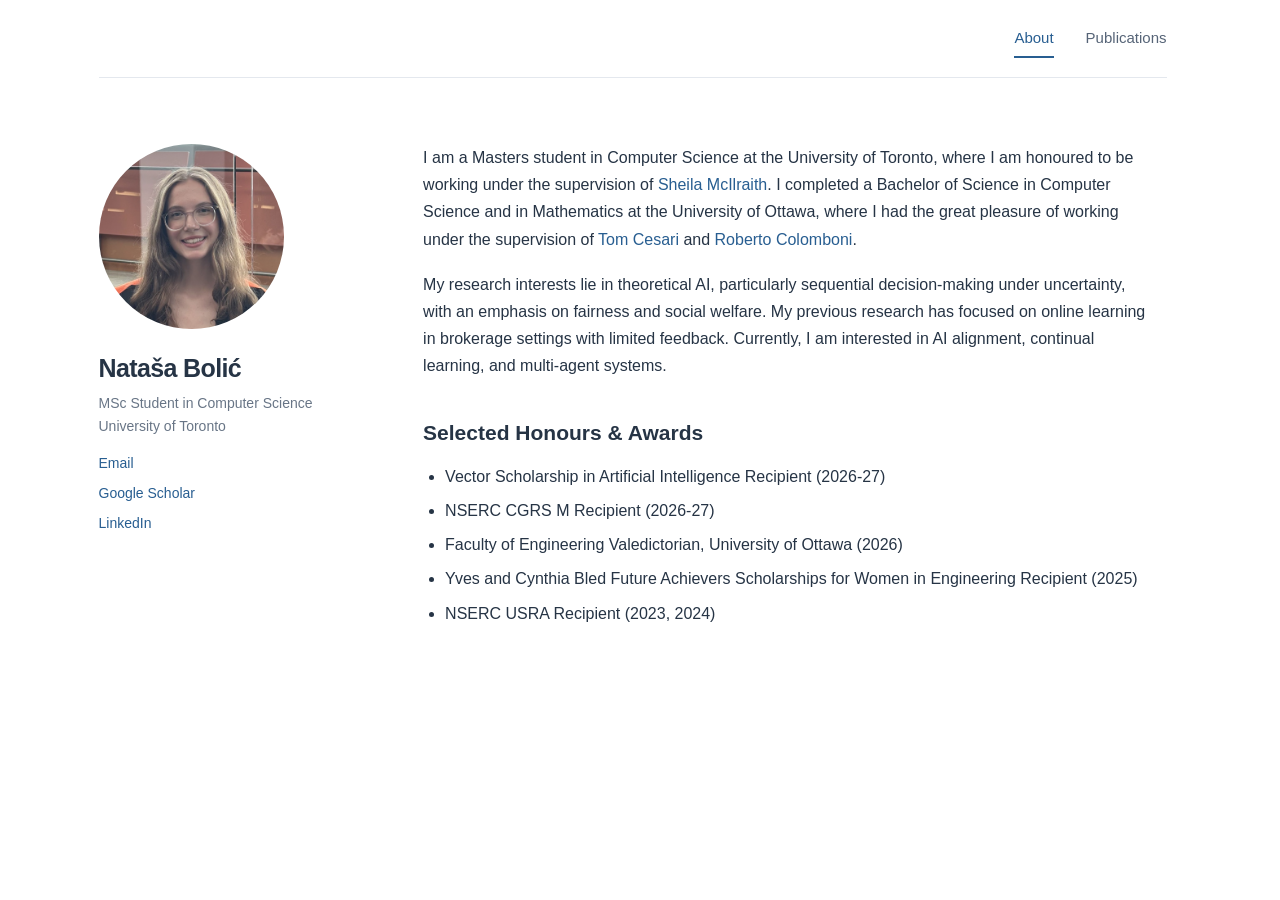
<file: index.html>
<!doctype html>
<html lang="en">
<head>
  <meta charset="utf-8">
  <meta name="viewport" content="width=device-width, initial-scale=1">
  <meta name="description" content="Nata&#x0161;a Boli&#263; (Natasa Bolic) is an MSc student in Computer Science at the University of Toronto, with research interests in theoretical AI, particularly social welfare, alignment, continual learning, and multi-agent systems.">
  <title>Nata&#x0161;a Boli&#263;</title>
  <link rel="stylesheet" href="style.css">
  <meta name="google-site-verification" content="tmBrOALfRyomaGfGWZ7UHUUJ84Fi0Ksb-_yWqPy16ws" />
</head>
<body>
  <a class="skip-link" href="#main">Skip to content</a>
  <div class="site">
    <header class="topbar"><nav aria-label="Main navigation">
        <a href="index.html" aria-current="page">About</a>
        <a href="publications.html">Publications</a>
    </nav></header>
    <div class="layout">
      <aside class="profile" aria-label="Profile">
        <img class="profile-photo" src="profile-picture.jpg" alt="Profile photo">
        <h2 class="profile-name">Nata&#x0161;a Boli&#263;</h2>
        <p class="profile-position">MSc Student in Computer Science<br>University of Toronto</p>
        <div class="profile-links">
          <a href="mailto:natasa.bolic@mail.utoronto.ca">Email</a>
          <a href="https://scholar.google.ca/citations?user=zJtNvw4AAAAJ" target="_blank" rel="noopener noreferrer">Google Scholar</a>
          <a href="https://www.linkedin.com/in/natasa-bolic/" target="_blank" rel="noopener noreferrer">LinkedIn</a>
          <!--<a href="https://github.com/" target="_blank" rel="noopener noreferrer">GitHub</a> -->
          <!--<a href="cv.pdf">CV (PDF)</a> -->
        </div>
      </aside>
      <main class="content" id="main">
        <p>
          I am a Masters student in Computer Science at the University of Toronto, where I am honoured to be working under the supervision of <a href="https://www.cs.toronto.edu/~sheila/">Sheila McIlraith</a>.
          I completed a Bachelor of Science in Computer Science and in Mathematics at the University of Ottawa, where I had the great pleasure of working under the supervision of 
          <a href="https://sites.google.com/view/tom-cesari/home">Tom Cesari</a> and <a href="https://sites.google.com/view/robertocolomboni/">Roberto Colomboni</a>.
        </p>
        
        <p>
          My research interests lie in theoretical AI, particularly sequential decision-making under uncertainty, with an emphasis on fairness and social welfare. 
          My previous research has focused on online learning in brokerage settings with limited feedback. 
          Currently, I am interested in AI alignment, continual learning, and multi-agent systems.
        </p>

        <h2>Selected Honours &amp; Awards</h2>
        <ul>
          <li>Vector Scholarship in Artificial Intelligence Recipient (2026-27)</li>
          <li>NSERC CGRS M Recipient (2026-27)</li>
          <li>Faculty of Engineering Valedictorian, University of Ottawa (2026)</li>
          <li>Yves and Cynthia Bled Future Achievers Scholarships for Women in Engineering Recipient (2025)</li>
          <li>NSERC USRA Recipient (2023, 2024)</li>
        </ul>
      </main>
    </div>
  </div>
</body>
</html>
</file>
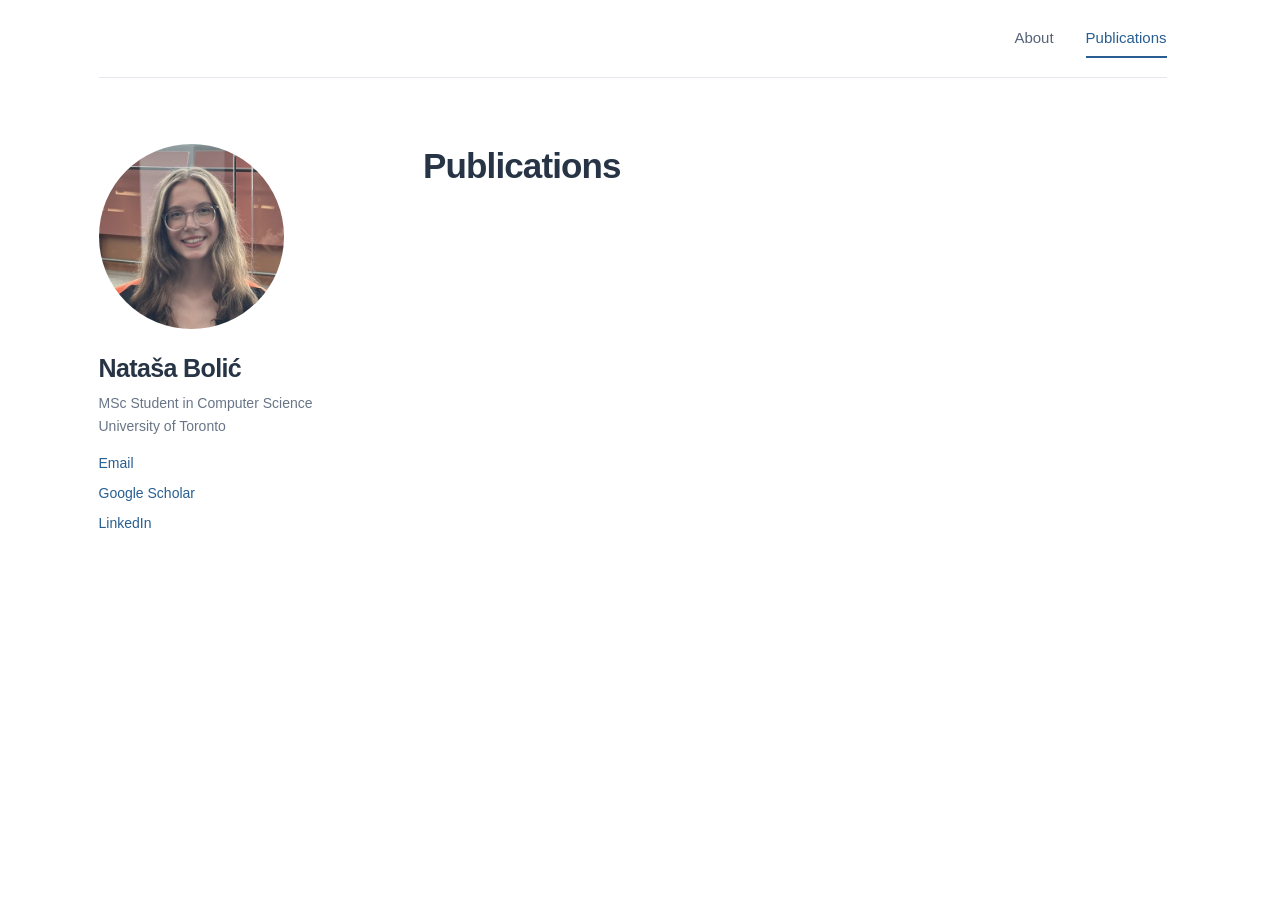
<file: publications.html>
<!doctype html>
<html lang="en">
<head>
  <meta charset="utf-8">
  <meta name="viewport" content="width=device-width, initial-scale=1">
  <meta name="description" content="Nata&#x0161;a Boli&#263; (Natasa Bolic) is an MSc student in Computer Science at the University of Toronto, with research interests in theoretical AI, particularly social welfare, alignment, continual learning, and multi-agent systems.">
  <title>Publications | Nata&#x0161;a Boli&#263;</title>
  <link rel="stylesheet" href="style.css">
</head>
<body>
  <a class="skip-link" href="#main">Skip to content</a>
  <div class="site">
    <header class="topbar"><nav aria-label="Main navigation">
        <a href="index.html">About</a>
        <a href="publications.html" aria-current="page">Publications</a>
    </nav></header>
    <div class="layout">
      <aside class="profile" aria-label="Profile">
        <img class="profile-photo" src="profile-picture.jpg" alt="Profile photo">
        <h2 class="profile-name">Nata&#x0161;a Boli&#263;</h2>
        <p class="profile-position">MSc Student in Computer Science<br>University of Toronto</p>
        <div class="profile-links">
          <a href="mailto:natasa.bolic@mail.utoronto.ca">Email</a>
          <a href="https://scholar.google.ca/citations?user=zJtNvw4AAAAJ" target="_blank" rel="noopener noreferrer">Google Scholar</a>
          <a href="https://www.linkedin.com/in/natasa-bolic/" target="_blank" rel="noopener noreferrer">LinkedIn</a>
          <!--<a href="https://github.com/" target="_blank" rel="noopener noreferrer">GitHub</a> -->
          <!--<a href="cv.pdf">CV (PDF)</a> -->
        </div>
      </aside>
      <main class="content" id="main">
        <h1>Publications</h1>
        <div class="bibbase-publications">
          <script src="https://bibbase.org/show?bib=https://Natasa127.github.io/publications.bib&amp;jsonp=1"></script>
          <noscript>Please enable JavaScript to view the publication list.</noscript>
        </div>
      </main>
    </div>
  </div>
</body>
</html>
</file>
<file: style.css>
/* Edit the colours and spacing here. All four pages share this stylesheet. */
:root { --text: #263445; --muted: #687586; --accent: #285e91; --line: #e4e8ee; --background: #fff; }
* { box-sizing: border-box; }
html { font-family: -apple-system, BlinkMacSystemFont, "Segoe UI", Arial, sans-serif; color: var(--text); background: var(--background); line-height: 1.7; scrollbar-gutter: stable; }
body { margin: 0; padding: 0; }
a { color: var(--accent); text-decoration: none; }
a:hover, a:focus-visible { text-decoration: underline; }
.site { max-width: 1140px; margin: 0 auto; padding: 0 36px; }
.topbar { display: flex; justify-content: flex-end; border-bottom: 1px solid var(--line); min-height: 78px; align-items: center; }
.topbar nav { display: flex; flex-wrap: wrap; gap: 32px; }
.topbar nav a { color: #566477; font-size: 15px; font-weight: 500; padding: 6px 0; border-bottom: 2px solid transparent; }
.topbar nav a[aria-current="page"] { color: var(--accent); border-bottom-color: var(--accent); }
.layout { display: grid; grid-template-columns: 235px minmax(0, 1fr); gap: clamp(45px, 7vw, 100px); padding: 66px 0 64px; align-items: start; }
/* On desktop, the sidebar stays visible while the page content scrolls. */
.profile { position: sticky; top: 32px; }
.profile-photo { width: 185px; height: 185px; max-width: 100%; object-fit: cover; border-radius: 50%; display: block; background: #e9edf2; }
.profile-name { font-size: 25px; line-height: 1.25; margin: 24px 0 8px; letter-spacing: -.025em; }
.profile-position { color: var(--muted); font-size: 14px; line-height: 1.6; margin: 0 0 15px; }
.profile-links { display: flex; flex-direction: column; gap: 6px; font-size: 14px; }
.content { min-width: 0; max-width: 735px; }
h1 { font-size: clamp(28px, 3vw, 35px); margin: 0 0 21px; line-height: 1.25; letter-spacing: -.025em; }
h2 { font-size: 21px; margin: 38px 0 12px; line-height: 1.4; }
p { margin: 0 0 18px; }
.content ul { padding-left: 22px; }
.content li { margin-bottom: 7px; }
.muted { color: var(--muted); }
.note { color: var(--muted); font-size: 14px; }
.bibbase-publications { min-height: 90px; overflow-wrap: anywhere; }
footer { border-top: 1px solid var(--line); padding: 22px 0 34px; font-size: 13px; color: var(--muted); }
.skip-link { position: absolute; left: 12px; top: -110px; background: #fff; padding: 8px 12px; z-index: 9; }
.skip-link:focus { top: 8px; }
@media (max-width: 730px) {
  .site { padding: 0 22px; }
  .topbar { justify-content: flex-start; min-height: 65px; }
  .topbar nav { gap: 20px; }
  .layout { grid-template-columns: 1fr; gap: 32px; padding-top: 35px; }
  .profile { position: static; display: grid; grid-template-columns: 110px 1fr; column-gap: 20px; align-items: start; }
  .profile-photo { width: 110px; height: 110px; grid-row: span 4; }
  .profile-name { margin: 0 0 6px; font-size: 23px; }
  .profile-position, .profile-blurb { margin-bottom: 9px; }
  .profile-links { flex-direction: row; flex-wrap: wrap; column-gap: 16px; }
}
@media (max-width: 420px) { .profile { grid-template-columns: 85px 1fr; gap: 12px; } .profile-photo { width: 85px; height: 85px; } .topbar nav { gap: 12px; } .topbar nav a { font-size: 13px; } }
</file>
